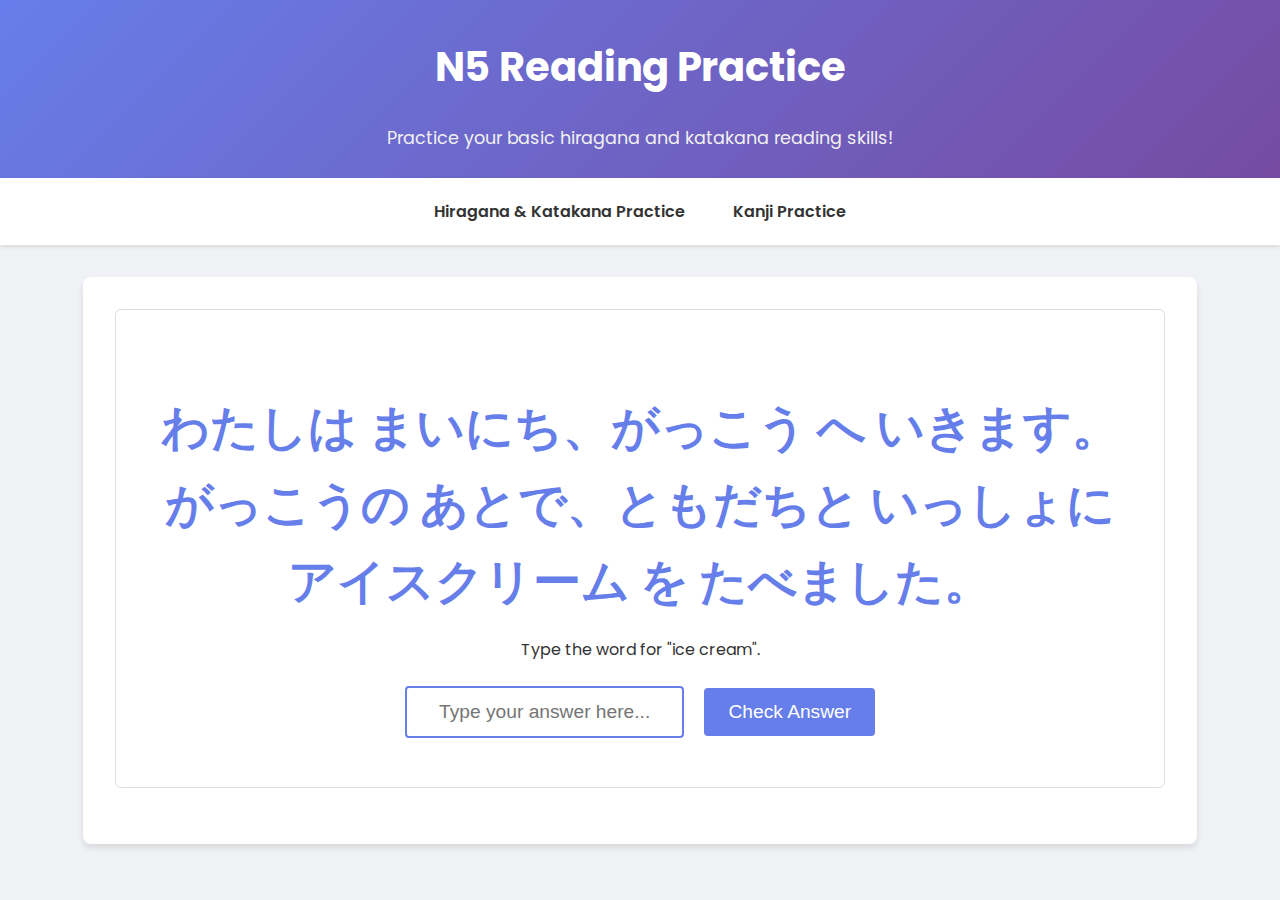
<file: index.html>
<!DOCTYPE html>
<html lang="en">
    <head>
        <meta charset="UTF-8">
        <meta name="viewport" content="width=device-width, initial-scale=1.0">
        <title>N5 Hiragana & Katakana Practice</title>
        <link rel="preconnect" href="https://fonts.googleapis.com">
        <link rel="preconnect" href="https://fonts.gstatic.com" crossorigin>
        <link href="https://fonts.googleapis.com/css2?family=Poppins:wght@400;600;700&display=swap" rel="stylesheet">
        <link rel="stylesheet" href="styles.css">
    </head>
    <body>

        <header>
            <h1>N5 Reading Practice</h1>
            <p>Practice your basic hiragana and katakana reading skills!</p>
        </header>

        <nav>
            <a href="index.html">Hiragana & Katakana Practice</a>
            <a href="kanji.html">Kanji Practice</a>
        </nav>

        <main id="exercise-container">
            
        </main>

        <div id="modal-overlay">
            <div id="modal-content">
                <h3>Congratulations! 🎉</h3>
                <p>You've completed all the reading exercises.</p>
                <button id="restart-button" class="button">Start Over</button>
            </div>
        </div>

        <script src="data.js"></script>
        <script src="script.js"></script>
    </body>
</html>
</file>
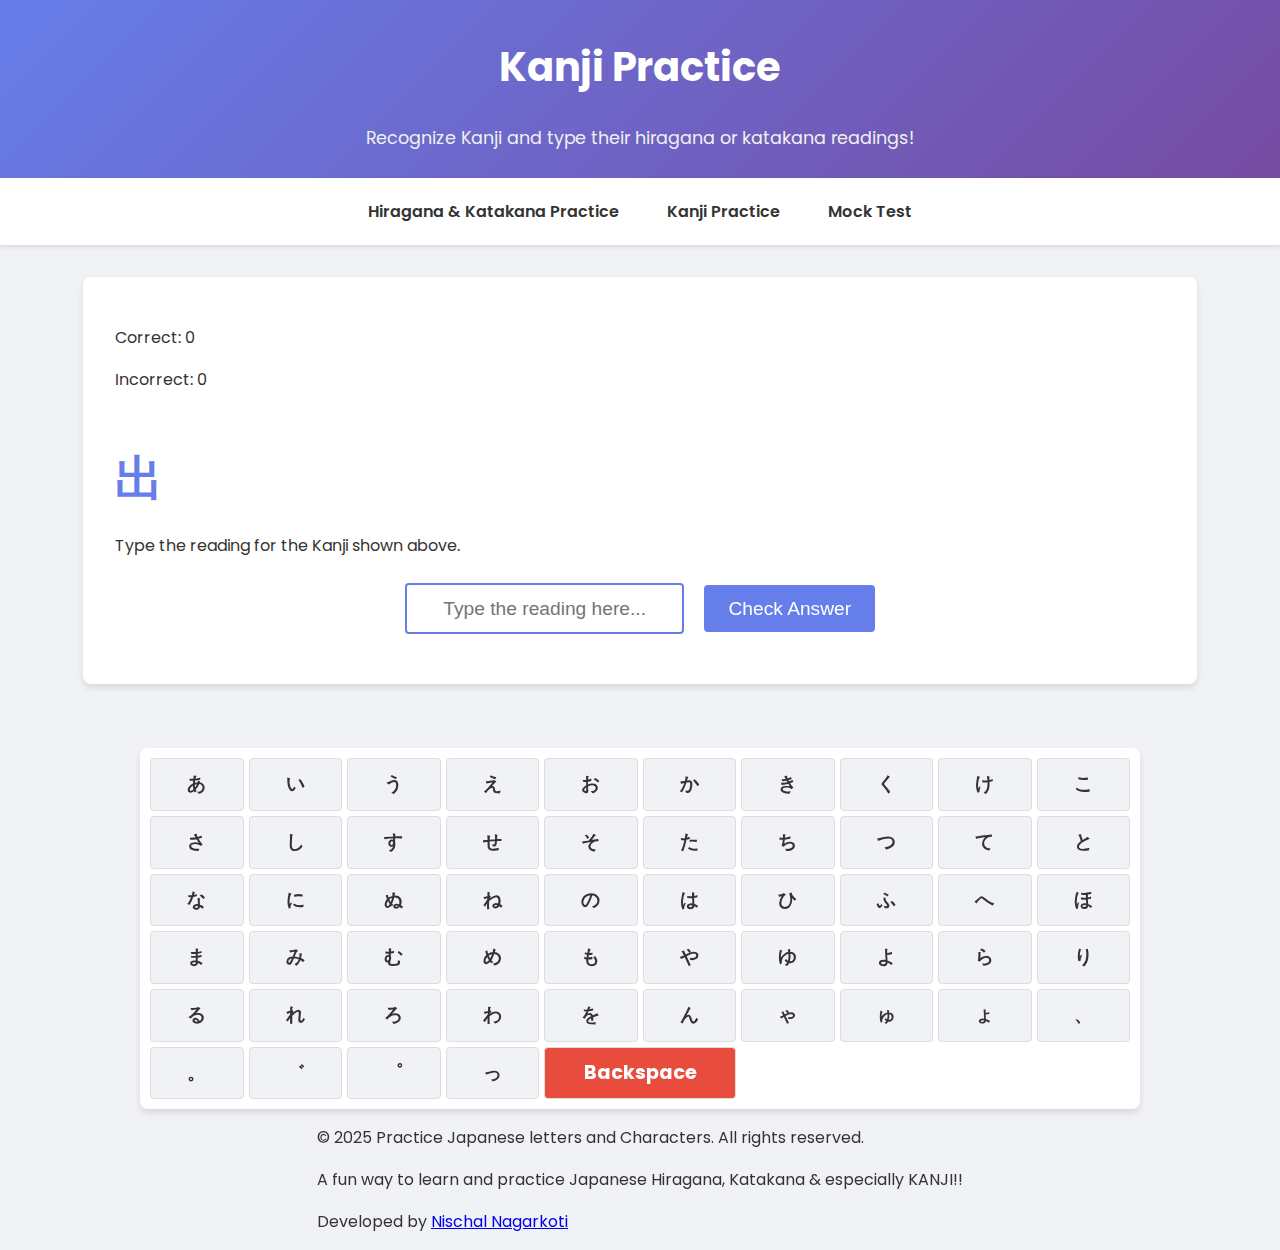
<file: kanji.html>
<!DOCTYPE html>
<html lang="en">
    <head>
        <meta charset="UTF-8">
        <meta name="viewport" content="width=device-width, initial-scale=1.0">
        <title>N5 Kanji Practice</title>
        <link rel="preconnect" href="https://fonts.googleapis.com">
        <link rel="preconnect" href="https://fonts.gstatic.com" crossorigin>
        <link href="https://fonts.googleapis.com/css2?family=Poppins:wght@400;600;700&display=swap" rel="stylesheet">
        <link rel="stylesheet" href="styles.css">
    </head>
    <body>

        <header>
            <h1>Kanji Practice</h1>
            <p>Recognize Kanji and type their hiragana or katakana readings!</p>
        </header>

        <nav>
            <a href="index.html">Hiragana & Katakana Practice</a>
            <a href="kanji.html">Kanji Practice</a>
            <a href="mock_test.html">Mock Test</a>
        </nav>

        <main id="exercise-container">
            <div id="score-tracker">
                <p>Correct: <span id="correct-count">0</span></p>
                <p>Incorrect: <span id="incorrect-count">0</span></p>
            </div>
        </main>

        <div id="keyboard-container">
            <div id="keyboard">
                
            </div>
        </div>

        <div id="modal-overlay">
            <div id="modal-content">
                <h3>Congratulations! 🎉</h3>
                <p>You've completed all the reading exercises.</p>
                <button id="restart-button" class="button">Start Over</button>
            </div>
        </div>

        <footer>
            <div class="footer-content">
                <p>&copy; 2025 Practice Japanese letters and Characters. All rights reserved.</p>
                <p>A fun way to learn and practice Japanese Hiragana, Katakana & especially KANJI!!</p>
                <p>Developed by <a href="https://github.com/nisch077" target="_blank" rel="noopener noreferrer">Nischal Nagarkoti</a></p>
            </div>
        </footer>

        <script src="kanji_data.js"></script>
        <script src="kanji_script.js"></script>
    </body>
</html>
</file>
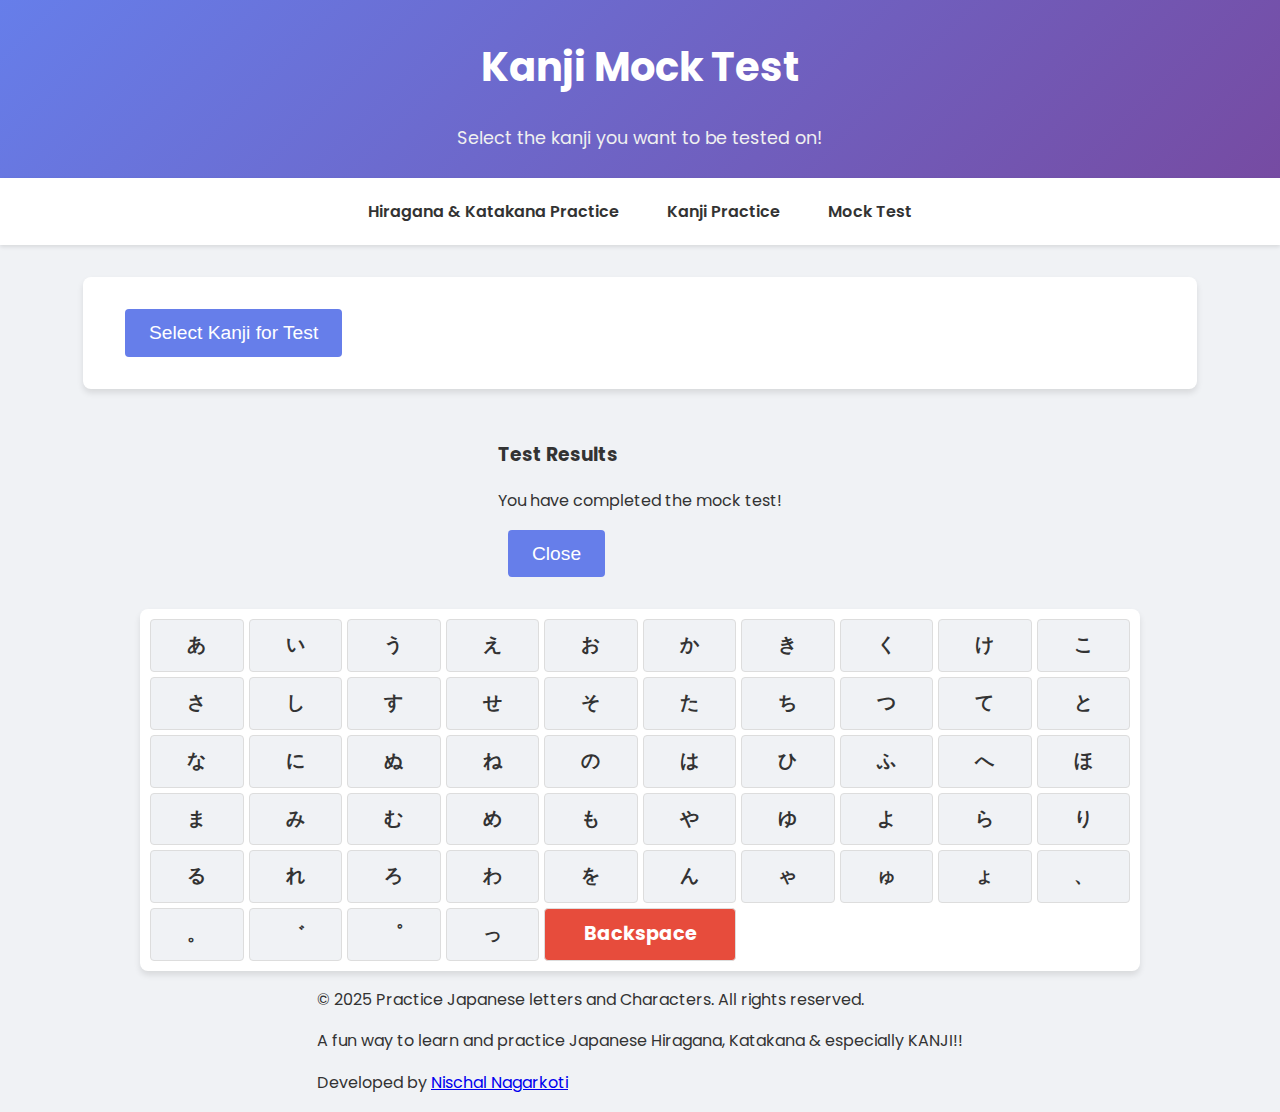
<file: mock_test.html>
<!DOCTYPE html>
    <html lang="en">
        <head>
            <meta charset="UTF-8">
            <meta name="viewport" content="width=device-width, initial-scale=1.0">
            <title>Kanji Mock Test</title>
            <link rel="preconnect" href="https://fonts.googleapis.com">
            <link rel="preconnect" href="https://fonts.gstatic.com" crossorigin>
            <link href="https://fonts.googleapis.com/css2?family=Poppins:wght@400;600;700&display=swap" rel="stylesheet">
            <link rel="stylesheet" href="styles.css">
        </head>
        <body>
    
            <header>
                <h1>Kanji Mock Test</h1>
                <p>Select the kanji you want to be tested on!</p>
            </header>
    
            <nav>
                <a href="index.html">Hiragana & Katakana Practice</a>
                <a href="kanji.html">Kanji Practice</a>
                <a href="mock_test.html">Mock Test</a>
            </nav>
    
            <main id="exercise-container">
                <!-- The button to open the selection modal -->
                 <div id="start-button-container">
                    <button id="select-kanji-button" class="button">Select Kanji for Test</button>
                </div>
                <div id="score-tracker">
                    <p>Correct: <span id="correct-count">0</span></p>
                    <p>Incorrect: <span id="incorrect-count">0</span></p>
                </div>
                <!-- Exercise content will be generated here -->
            </main>
    
            <!-- The Modal for selecting kanji -->
            <div id="modal-overlay" class="selection-modal">
                <div id="selection-content" class="selection-content">
                    <h3>Select Kanji</h3>
                    <p>Choose the kanji you want to be tested on. All kanji will be selected by default. You can deselect the ones you don't want.</p>
                    <div id="kanji-selection-list">
                        <!-- Kanji buttons will be generated here by JavaScript -->
                    </div>
                    <div class="modal-buttons">
                        <button id="select-all-button" class="button">Select All</button>
                        <button id="select-none-button" class="button">Select None</button>
                        <button id="start-test-button" class="button">Start Test</button>
                        <button id="cancel-selection-button" class="button button-secondary">Cancel</button>
                    </div>
                </div>
            </div>
    
            <!-- The Modal for the final report -->
            <div id="report-modal-overlay" class="report-modal">
                <div id="report-content" class="report-content">
                    <h3>Test Results</h3>
                    <p>You have completed the mock test!</p>
                    <div id="final-report">
                        <!-- Report details will be generated here -->
                    </div>
                    <button id="close-report-button" class="button">Close</button>
                </div>
            </div>
    
            <!-- Container for the virtual keyboard -->
            <div id="keyboard-container">
                <div id="keyboard"></div>
            </div>

            <footer>
                <div class="footer-content">
                    <p>&copy; 2025 Practice Japanese letters and Characters. All rights reserved.</p>
                    <p>A fun way to learn and practice Japanese Hiragana, Katakana & especially KANJI!!</p>
                    <p>Developed by <a href="https://github.com/nisch077" target="_blank" rel="noopener noreferrer">Nischal Nagarkoti</a></p>
                </div>
            </footer>
    
            <script src="kanji_data.js"></script>
            <script src="mock_test_script.js"></script>
        </body>
    </html>
</file>
<file: styles.css>
/* Color Palette */
:root {
    --primary-color: #667eea;
    --secondary-color: #764ba2;
    --text-color: #333;
    --light-text-color: #fff;
    --background-color: #f0f2f5;
    --card-background-color: #fff;
    --border-color: #ddd;
    --success-color: #27ae60;
    --error-color: #e74c3c;
}

/* Basic Page & Typography Styles */
body {
    font-family: 'Poppins', sans-serif;
    background-color: var(--background-color);
    color: var(--text-color);
    margin: 0;
    padding: 0;
    line-height: 1.6;
    display: flex;
    flex-direction: column;
    align-items: center;
}

header {
    display: flex;
    flex-direction: column;
    justify-content: center;
    align-items: center;
    background: linear-gradient(135deg, var(--primary-color) 0%, var(--secondary-color) 100%);
    color: var(--light-text-color);
    padding: 0.5rem 0.25rem; /* Reduced from 3rem to 2rem */
    width: 100%;
    box-shadow: 0 4px 15px rgba(0, 0, 0, 0.2);
}

header h1 {
    font-family: 'Poppins', sans-serif;
    font-size: 2.5rem; /* Slightly reduced font size */
    color: var(--light-text-color);
    font-weight: 700;
    margin-bottom: 0.5rem;
}

header p {
    font-family: 'Poppins', sans-serif;
    font-size: 1.1rem; /* Slightly reduced font size */
    color: #f0f0f0;
    max-width: 600px;
    text-align: center;
}

/* Main Exercise Container*/
#exercise-container {
    max-width: 1050px;
    width: 90%;
    margin: 2rem auto;
    padding: 2rem;
    background-color: var(--card-background-color);
    border-radius: 8px;
    box-shadow: 0 4px 6px rgba(0, 0, 0, 0.1);
}

/* Exercise-specific styles */
.exercise-card {
    text-align: center;
    padding: 2rem;
    border: 1px solid var(--border-color);
    border-radius: 6px;
    margin-bottom: 1.5rem;
}

.question {
    font-size: 3rem;
    font-weight: bold;
    color: var(--primary-color);
    margin-bottom: 1rem;
}

.input-container {
    margin-top: 1.5rem;
    display: flex; /* Use flexbox to keep elements on the same line */
    justify-content: center;
    align-items: center;
    gap: 10px;
}

#answer-input {
    padding: 0.8rem;
    font-size: 1.2rem;
    border: 2px solid var(--border-color);
    border-radius: 4px;
    width: 250px;
    text-align: center;
}

#answer-input:focus {
    outline: none;
    border-color: var(--primary-color);
}

.button {
    padding: 0.8rem 1.5rem;
    font-size: 1.2rem;
    color: var(--light-text-color);
    background-color: var(--primary-color);
    border: none;
    border-radius: 4px;
    cursor: pointer;
    margin-left: 10px;
    transition: background-color 0.3s ease;
}

.button:hover {
    background-color: #5664d2;
}

#result {
    margin-top: 1rem;
    font-size: 1.1rem;
    font-weight: bold;
}

.correct {
    color: var(--success-color);
}

.incorrect {
    color: var(--error-color);
}

/* Nav CSS */

nav {
    display: flex;
    justify-content: center;
    width: 100%;
    background-color: var(--card-background-color);
    box-shadow: 0 2px 4px rgba(0, 0, 0, 0.1);
    padding: 0.5rem 0;
}

nav a {
    color: var(--text-color);
    text-decoration: none;
    padding: 0.8rem 1.5rem;
    font-weight: 600;
    transition: background-color 0.3s ease;
}

nav a:hover {
    background-color: var(--background-color);
}

/* Modal Popup Styles */
#modal-overlay {
    position: fixed;
    top: 0;
    left: 0;
    width: 100%;
    height: 100%;
    background-color: rgba(0, 0, 0, 0.7);
    display: none; /* Hide by default */
    justify-content: center;
    align-items: center;
    z-index: 1000;
}

#modal-content {
    background-color: var(--card-background-color);
    padding: 2rem;
    border-radius: 8px;
    text-align: center;
    box-shadow: 0 4px 20px rgba(0, 0, 0, 0.3);
    max-width: 400px;
    width: 80%;
    transform: scale(0.8);
    opacity: 0;
    transition: transform 0.3s ease, opacity 0.3s ease;
}

#modal-overlay.active #modal-content {
    transform: scale(1);
    opacity: 1;
}

#modal-overlay.active {
    display: flex; /* Show when active */
}

#modal-content h3 {
    margin-top: 0;
    color: var(--primary-color);
}

#modal-content p {
    margin-bottom: 1.5rem;
}

/* Virtual Keyboard Styles */
#keyboard-container {
    margin-top: 2rem;
    max-width: 1000px;
    width: 90%;
}

#keyboard {
    display: grid;
    grid-template-columns: repeat(10, 1fr);
    gap: 5px;
    padding: 10px;
    background-color: var(--card-background-color);
    border-radius: 8px;
    box-shadow: 0 4px 6px rgba(0, 0, 0, 0.1);
}

.key {
    background-color: var(--background-color);
    border: 1px solid var(--border-color);
    border-radius: 4px;
    padding: 10px 0;
    font-size: 1.2rem;
    font-weight: bold;
    text-align: center;
    cursor: pointer;
    user-select: none;
    transition: background-color 0.2s ease;
}

.key:hover {
    background-color: #e0e0e0;
}

.key.space {
    grid-column: span 3;
}

.key.backspace {
    grid-column: span 2;
    background-color: var(--error-color);
    color: var(--light-text-color);
}

.key.backspace:hover {
    background-color: #c0392b;
}
</file>
